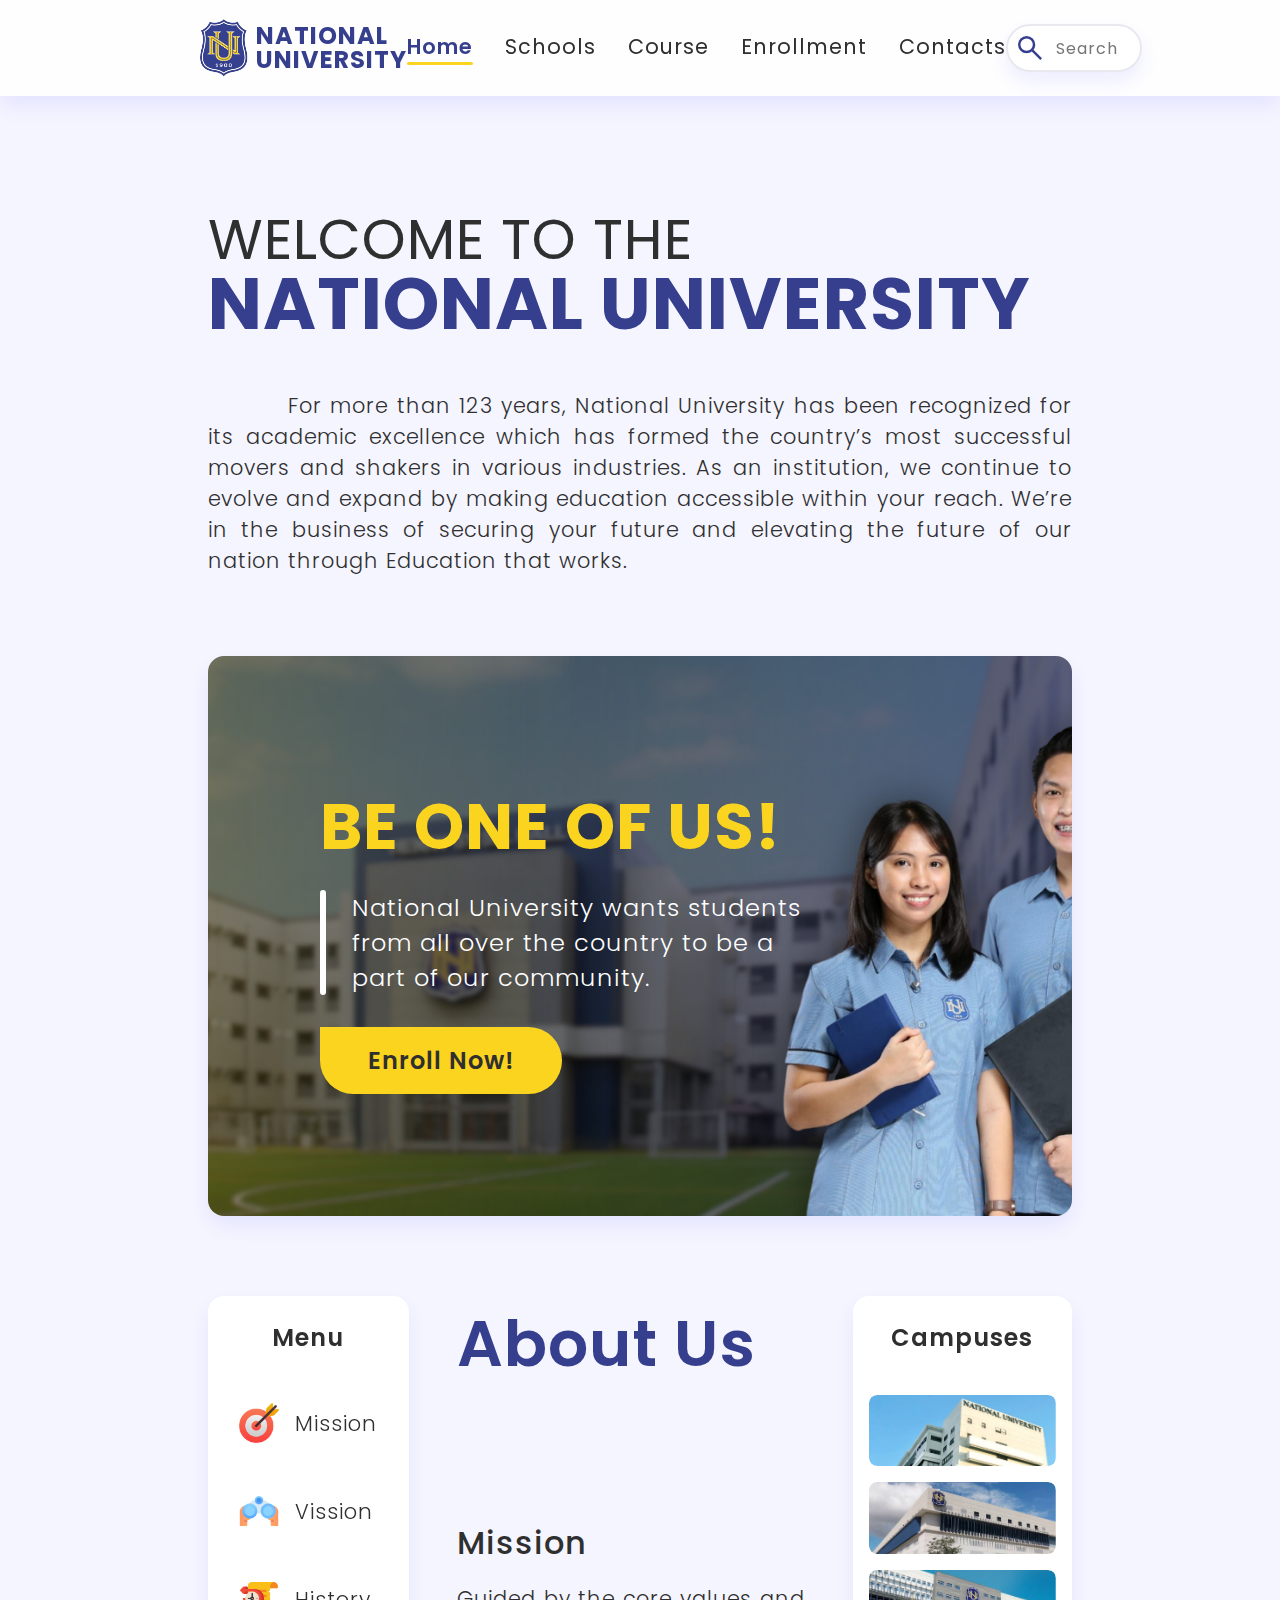
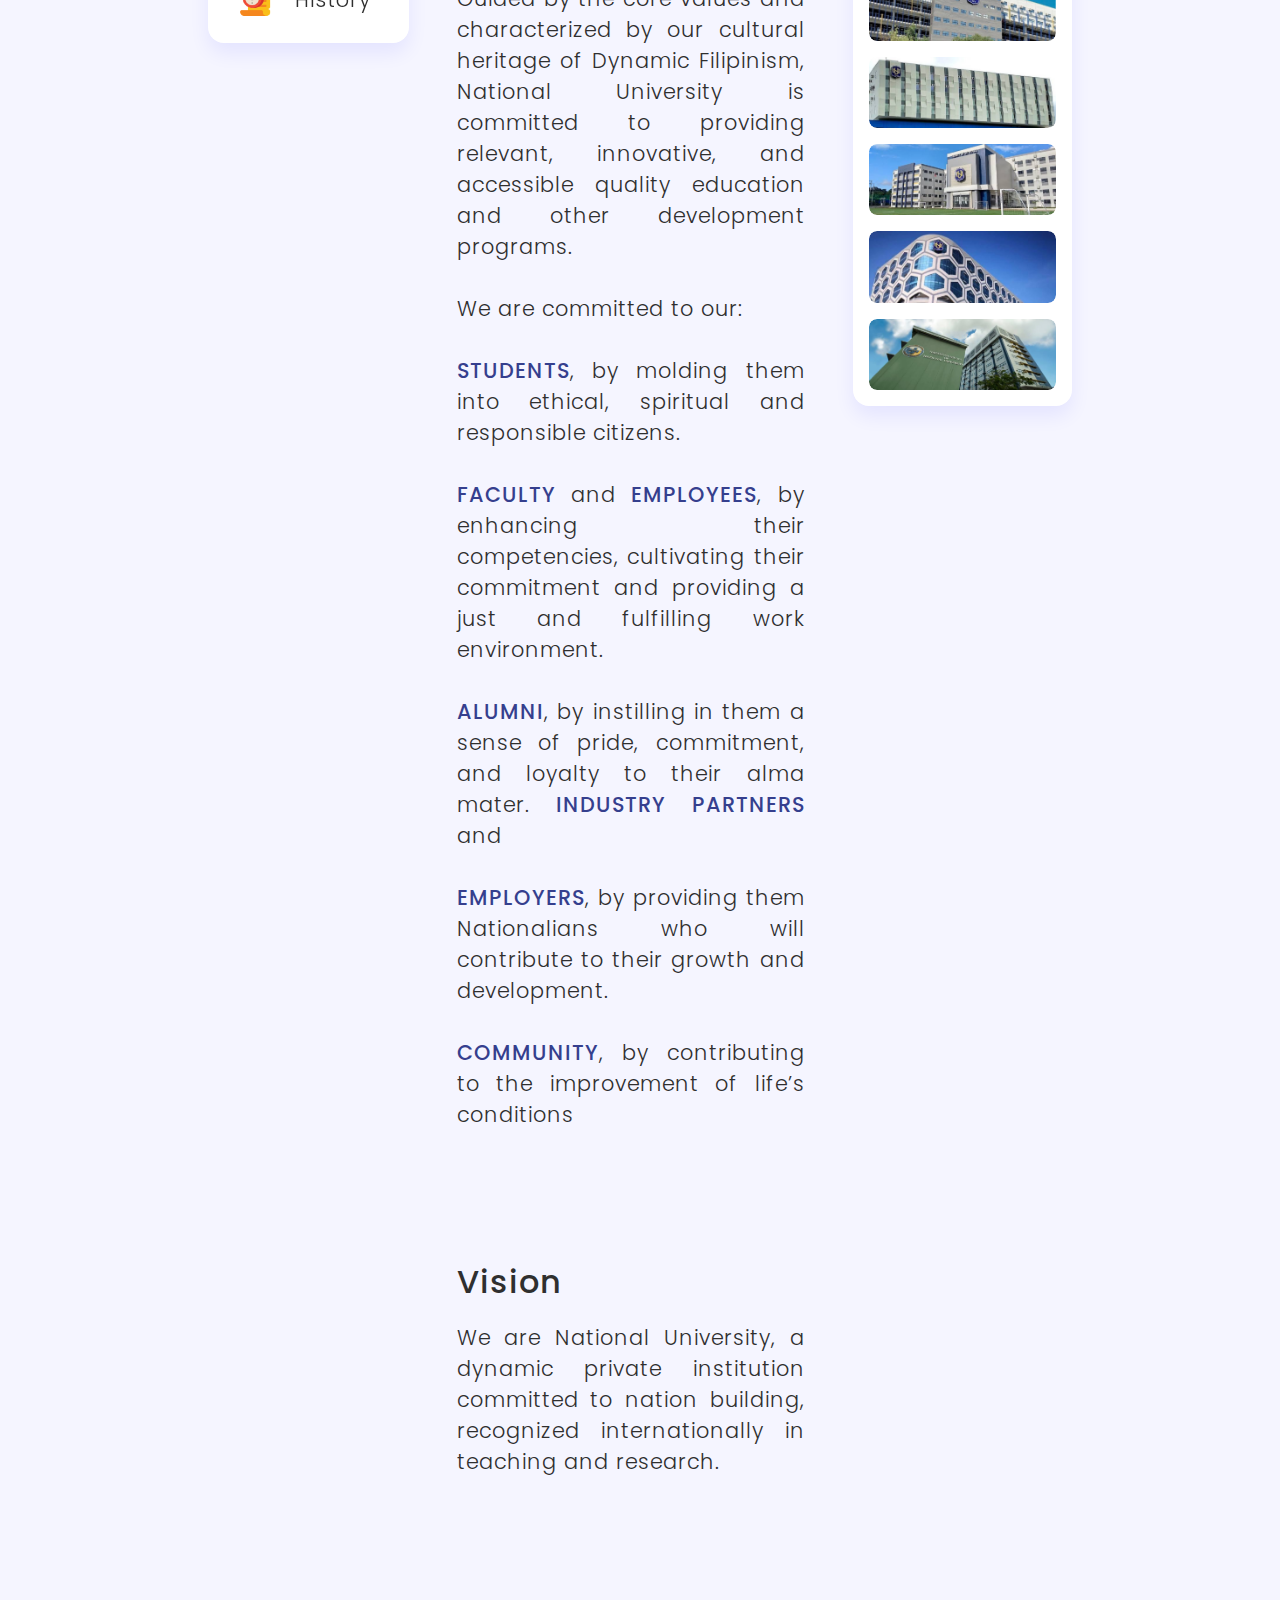
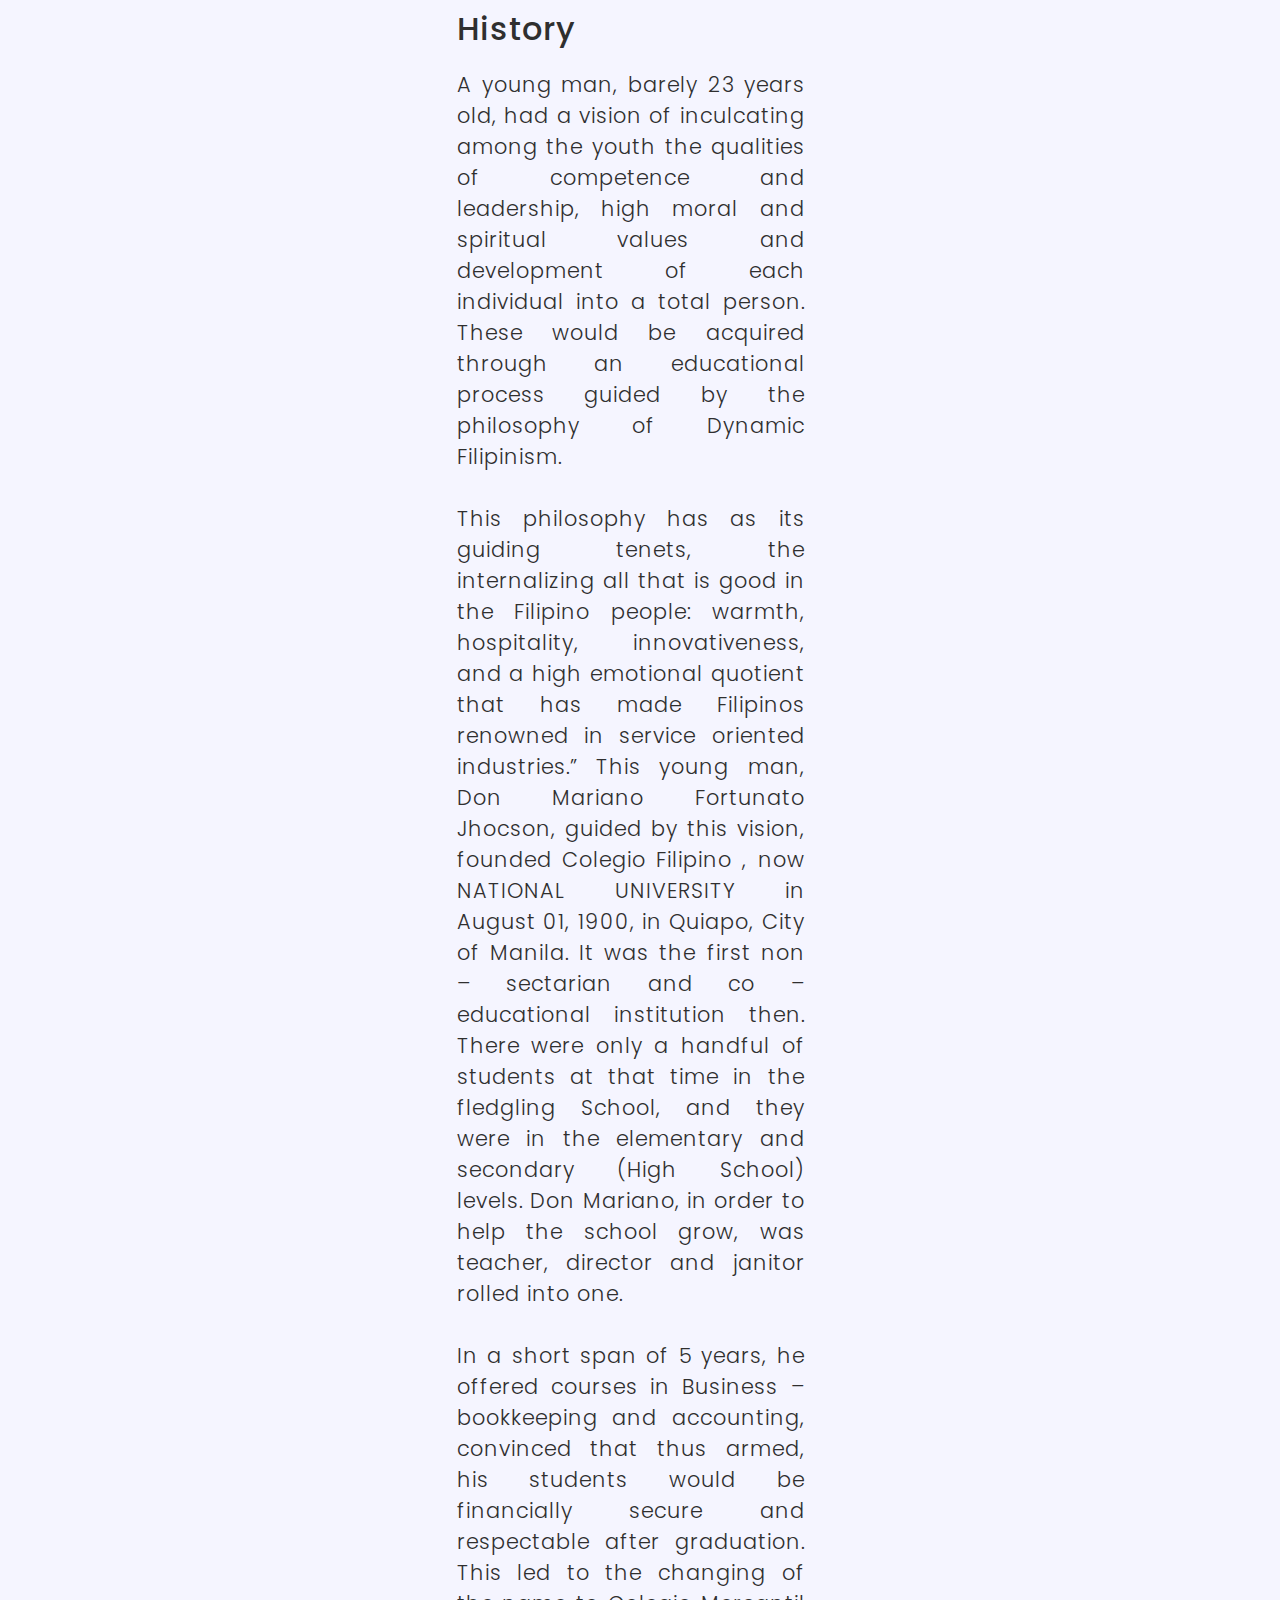
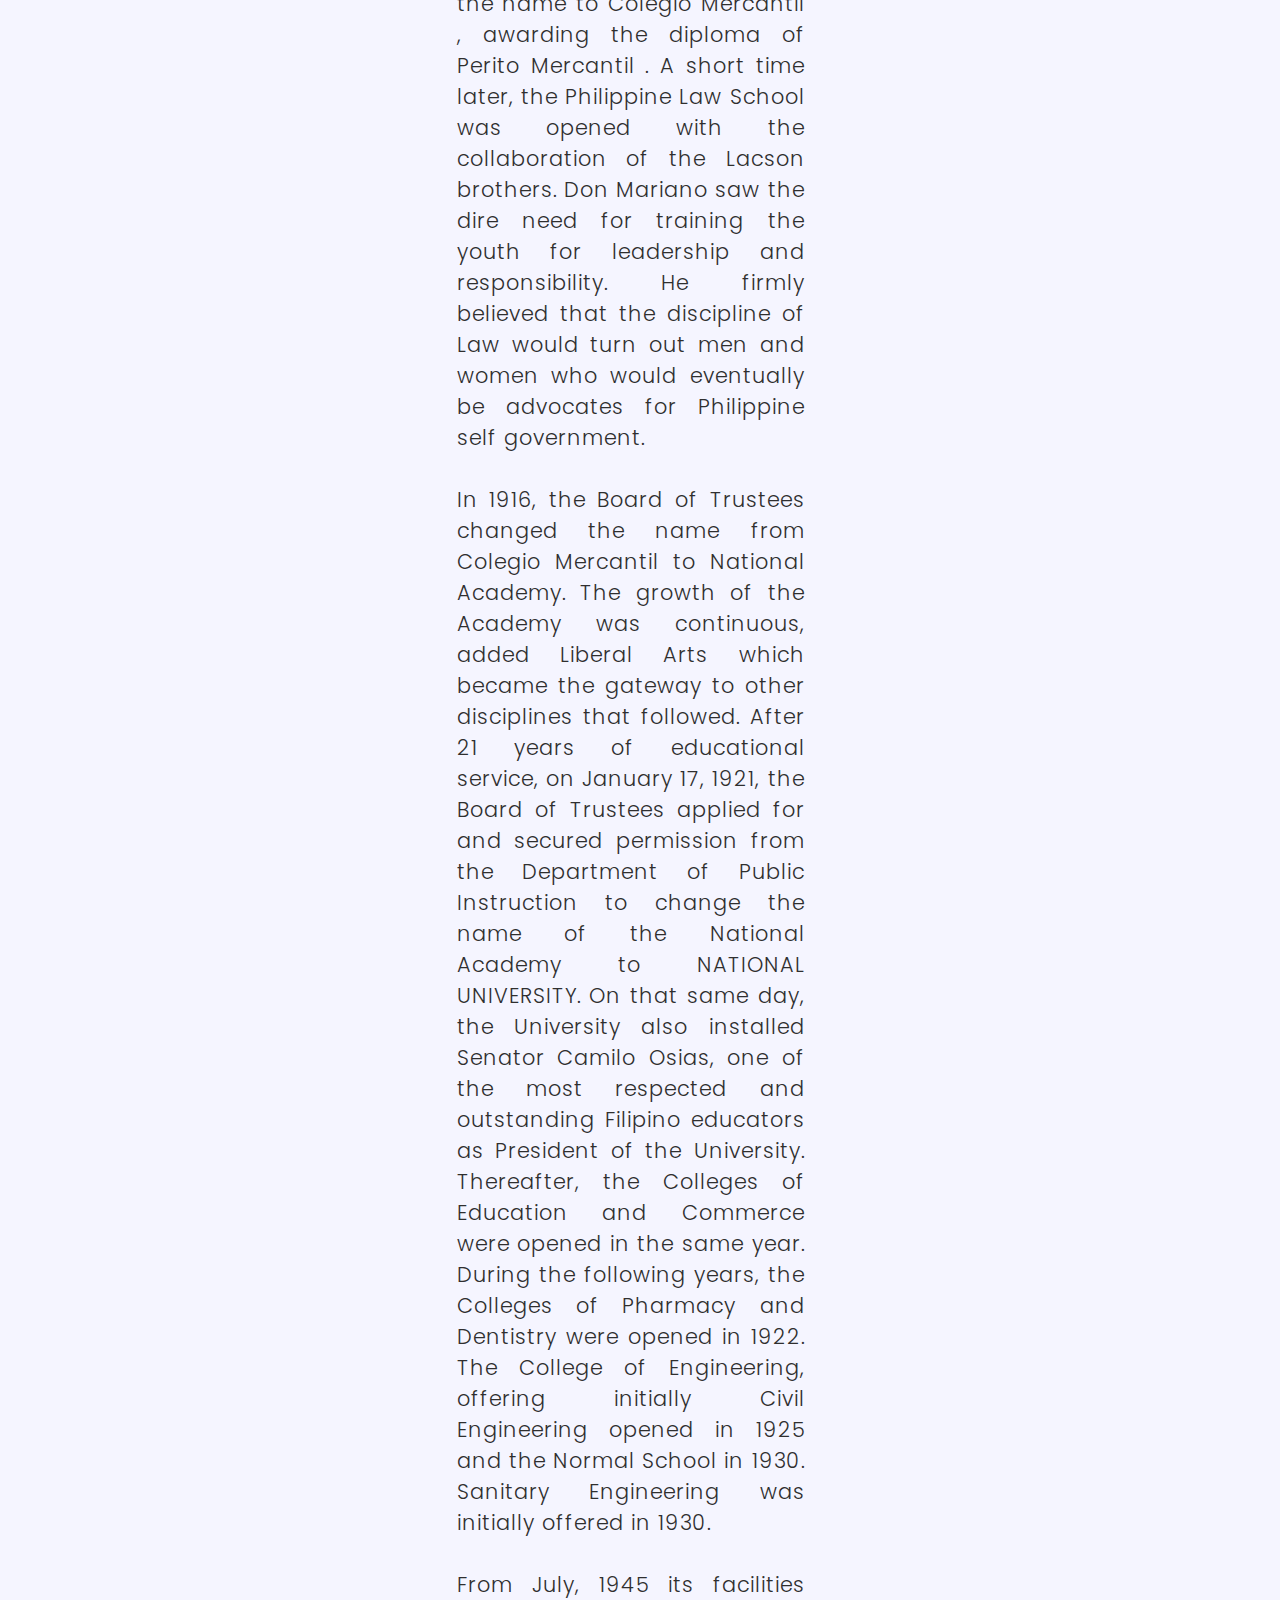
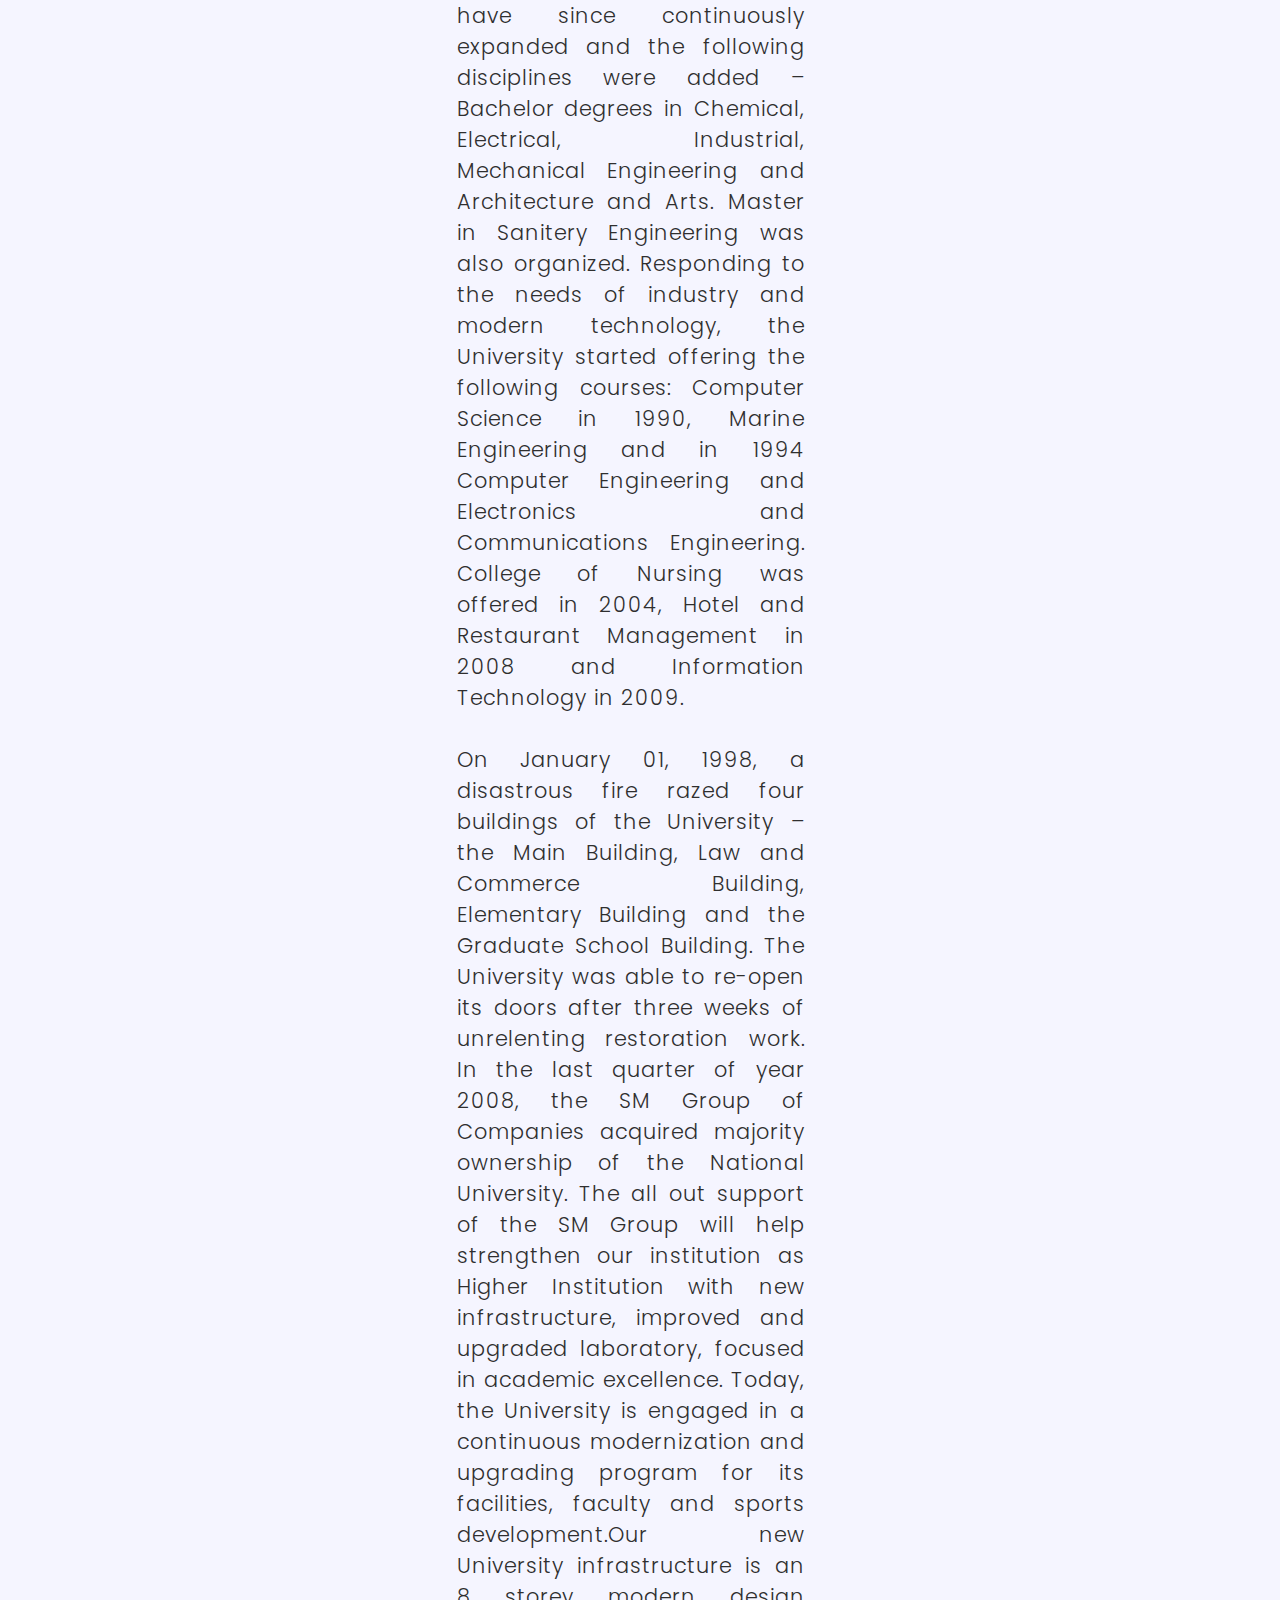
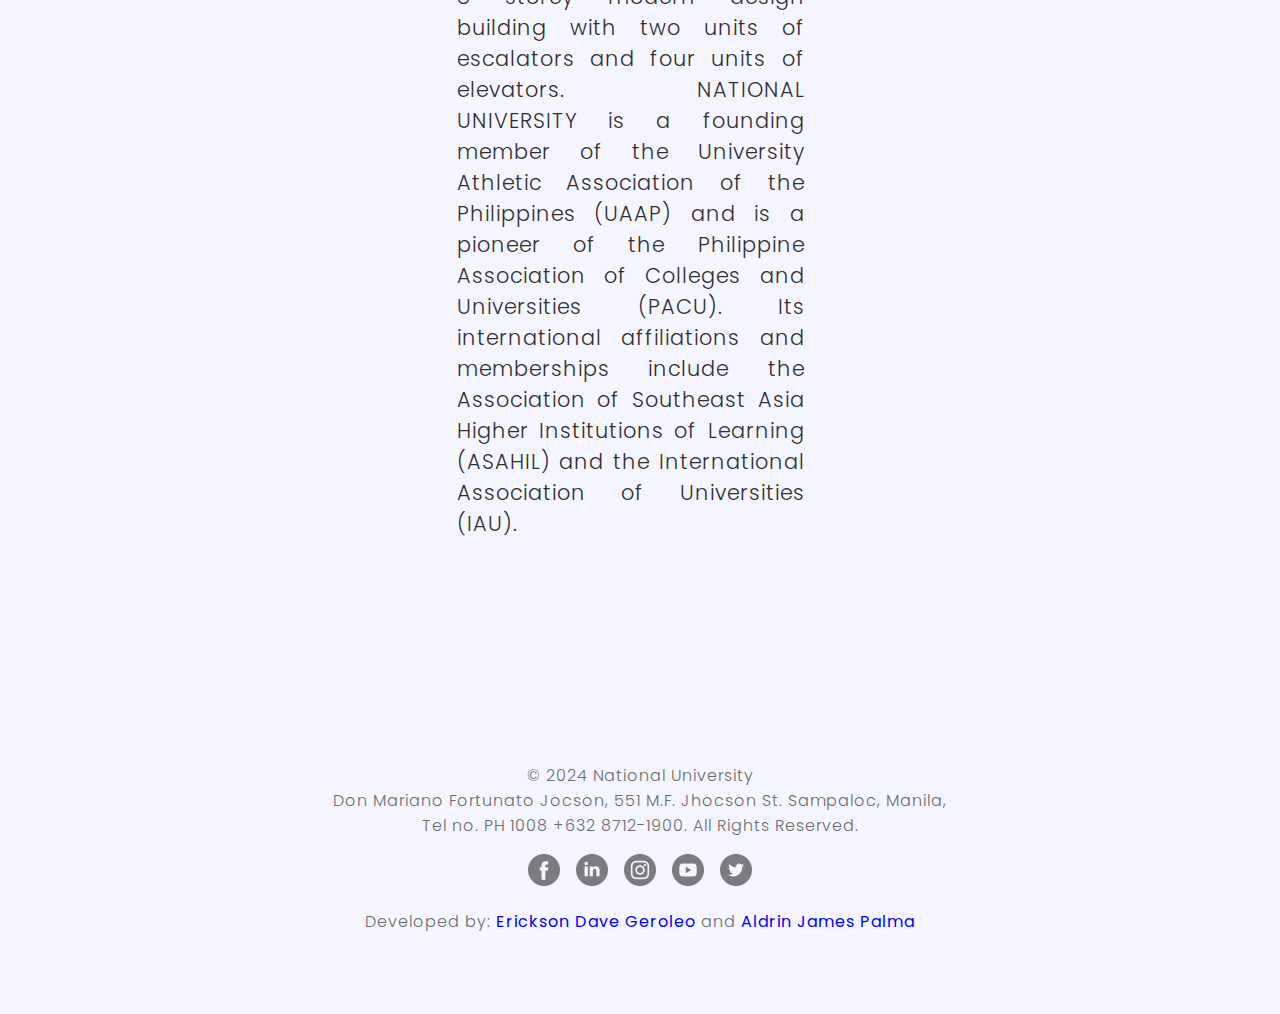
<file: index.html>
<!DOCTYPE html>
<html lang="en">
<head>
    <meta charset="UTF-8">
    <meta name="viewport" content="width=device-width, initial-scale=1.0">
    <link rel="icon" href="images/favicon.png" type="image/x-icon">
    <link rel="stylesheet" href="design.css">
    <link rel="preconnect" href="https://fonts.googleapis.com">
    <link rel="preconnect" href="https://fonts.gstatic.com" crossorigin>
    <link rel="stylesheet" href="https://fonts.googleapis.com/css2?family=Material+Symbols+Outlined:opsz,wght,FILL,GRAD@20..48,100..700,0..1,-50..200" />
    <link href="https://fonts.googleapis.com/css2?family=Poppins:ital,wght@0,100;0,200;0,300;0,400;0,500;0,600;0,700;0,800;0,900;1,100;1,200;1,300;1,400;1,500;1,600;1,700;1,800;1,900&display=swap" rel="stylesheet">
    <link href="https://fonts.googleapis.com/css2?family=Poppins:ital,wght@0,100;0,200;0,300;0,400;0,500;0,600;0,700;0,800;0,900;1,100;1,200;1,300;1,400;1,500;1,600;1,700;1,800;1,900&family=Questrial&display=swap" rel="stylesheet">
    <link href='https://unpkg.com/boxicons@2.1.4/css/boxicons.min.css' rel='stylesheet'>
    <title>Home - National University of the Philippine</title>
</head>
<body>
    <!-- Heading -->
    <div class="heading">
        <!-- logo -->
        <div class="logo">
            <a href="index.html">
                <img src="images/nu-logo.png" alt="">
                <h2>National<br>University</h2>
            </a>
        </div>
        <!-- Nav Bar -->
        <div class="navbar">
            <a href="index.html" class="active">Home</a>
            <a href="#">Schools</a>
            <a href="#">Course</a>
            <a href="HTMLs/enrollment.html">Enrollment</a>
            <a href="#">Contacts</a>
        </div>

        <div class="search">
            <span class="material-symbols-outlined">search</span>
            <input type="text" placeholder="Search">
        </div>
    </div>

    <div class="main-content">
        <div class="welcome">
            <h1>WELCOME TO THE <br>
                <span class="highlight">NATIONAL UNIVERSITY</span>
            </h1>
    
            <p>For more than 123 years, National University has been 
                recognized for its academic excellence which has 
                formed the country’s most successful movers and 
                shakers in various industries. As an institution, 
                we continue to evolve and expand by making education 
                accessible within your reach. We’re in the business 
                of securing your future and elevating the future of 
                our nation through Education that works.
            </p>
        </div>
        


        <div class="banner">
            <div class="enroll">
                <h1>BE ONE OF US!</h1>
                <p>National University wants students<br>
                from all over the country to be a<br>
                part of our community.</p>
                <a href="HTMLs/enrollment.html">Enroll Now!</a>
            </div>
        </div>

        <div class="missiov-vission">
            <!-- Rigt Side Bar -->
            <div class="left-sidebar">
                <h3>Menu</h3>
                <ul>
                    <li><a href="#mission">
                        <img src="images/mission.png" alt="">
                        <p>Mission</p></a>
                    </li>
                    <li><a href="#vision">
                        <img src="images/vission.png" alt="">
                        <p>Vission</p></a>
                    </li>
                    <li><a href="#history">
                        <img src="images/history.png" alt="">
                        <p>History</p></a>
                    </li>
                </ul>
            </div>
             
            <div class="details">
                <h1>About Us</h1>
                <div class="mission" id="mission">
                    <h2>Mission</h2>
                    <p>Guided by the core values and characterized by our cultural 
                        heritage of Dynamic Filipinism, National University is 
                        committed to providing relevant, innovative, and accessible 
                        quality education and other development programs. <br>
                        <br>
                        We are committed to our: <br>
                        <br>
                        <span class="highlight">STUDENTS</span>, by molding them into ethical, spiritual and 
                        responsible citizens. 
                        <br>
                        <br> <span class="highlight">FACULTY</span> and <span class="highlight">EMPLOYEES</span>, by enhancing 
                        their competencies, cultivating their commitment and 
                        providing a just and fulfilling work environment.
                        <br>
                        <br><span class="highlight">ALUMNI</span>, by instilling in them a sense of pride, commitment, 
                        and loyalty to their alma mater. <span class="highlight">INDUSTRY PARTNERS</span> and 
                        <br>
                        <br><span class="highlight">EMPLOYERS</span>, by providing them Nationalians who will contribute 
                        to their growth and development.
                        <br>
                        <br><span class="highlight">COMMUNITY</span>, by contributing to the improvement of life’s 
                        conditions</p>
                </div>

                <div class="vision" id="vision">
                    <h2>Vision</h2>
                    <p>We are National University, a dynamic private 
                        institution committed to nation building, recognized 
                        internationally in teaching and research.</p>
                </div>

                <div class="history" id="history">
                    <h2>History</h2>
                    <p>A young man, barely 23 years old, had a vision of inculcating 
                        among the youth the qualities of competence and leadership, 
                        high moral and spiritual values and development of each individual 
                        into a total person. These would be acquired through an educational 
                        process guided by the philosophy of Dynamic Filipinism.
                        <br>
                        <br>
                        This philosophy has as its guiding tenets, the internalizing all 
                        that is good in the Filipino people: warmth, hospitality, 
                        innovativeness, and a high emotional quotient that has made 
                        Filipinos renowned in service oriented industries.” This young 
                        man, Don Mariano Fortunato Jhocson, guided by this vision, 
                        founded Colegio Filipino , now NATIONAL UNIVERSITY in August 01, 
                        1900, in Quiapo, City of Manila. It was the first non – sectarian 
                        and co – educational institution then. There were only a handful 
                        of students at that time in the fledgling School, and they were in 
                        the elementary and secondary (High School) levels. Don Mariano, 
                        in order to help the school grow, was teacher, director and janitor 
                        rolled into one.
                        <br>
                        <br>
                        In a short span of 5 years, he offered courses in Business – bookkeeping 
                        and accounting, convinced that thus armed, his students would be 
                        financially secure and respectable after graduation. This led to 
                        the changing of the name to Colegio Mercantil , awarding the diploma 
                        of Perito Mercantil . A short time later, the Philippine Law School 
                        was opened with the collaboration of the Lacson brothers. Don Mariano 
                        saw the dire need for training the youth for leadership and 
                        responsibility. He firmly believed that the discipline of Law would 
                        turn out men and women who would eventually be advocates for 
                        Philippine self government.
                        <br>
                        <br>
                        In 1916, the Board of Trustees changed the name from Colegio 
                        Mercantil to National Academy. The growth of the Academy was 
                        continuous, added Liberal Arts which became the gateway to 
                        other disciplines that followed. After 21 years of educational 
                        service, on January 17, 1921, the Board of Trustees applied for 
                        and secured permission from the Department of Public Instruction 
                        to change the name of the National Academy to NATIONAL UNIVERSITY. 
                        On that same day, the University also installed Senator Camilo Osias, 
                        one of the most respected and outstanding Filipino educators as 
                        President of the University. Thereafter, the Colleges of Education 
                        and Commerce were opened in the same year. During the following years, 
                        the Colleges of Pharmacy and Dentistry were opened in 1922. The 
                        College of Engineering, offering initially Civil Engineering opened in 
                        1925 and the Normal School in 1930. Sanitary Engineering was initially 
                        offered in 1930.
                        <br>
                        <br>
                        From July, 1945 its facilities have since continuously expanded and the 
                        following disciplines were added – Bachelor degrees in Chemical, 
                        Electrical, Industrial, Mechanical Engineering and Architecture 
                        and Arts. Master in Sanitery Engineering was also organized. 
                        Responding to the needs of industry and modern technology, the 
                        University started offering the following courses: Computer 
                        Science in 1990, Marine Engineering and in 1994 Computer Engineering 
                        and Electronics and Communications Engineering. College of Nursing 
                        was offered in 2004, Hotel and Restaurant Management in 2008 and 
                        Information Technology in 2009.
                        <br>
                        <br>
                        On January 01, 1998, a disastrous fire razed four buildings of 
                        the University – the Main Building, Law and Commerce Building, 
                        Elementary Building and the Graduate School Building. The 
                        University was able to re-open its doors after three weeks of 
                        unrelenting restoration work. In the last quarter of year 2008, 
                        the SM Group of Companies acquired majority ownership of the 
                        National University. The all out support of the SM Group will 
                        help strengthen our institution as Higher Institution with new 
                        infrastructure, improved and upgraded laboratory, focused in 
                        academic excellence. Today, the University is engaged in a 
                        continuous modernization and upgrading program for its facilities, 
                        faculty and sports development.Our new University infrastructure is 
                        an 8 storey modern design building with two units of escalators and 
                        four units of elevators. NATIONAL UNIVERSITY is a founding member 
                        of the University Athletic Association of the Philippines (UAAP) and 
                        is a pioneer of the Philippine Association of Colleges and 
                        Universities (PACU). Its international affiliations and memberships 
                        include the Association of Southeast Asia Higher Institutions of 
                        Learning (ASAHIL) and the International Association of Universities 
                        (IAU).</p>
                </div>
            </div>
            <!-- Right Side Bar -->
            <div class="right-sidebar">
                <h3>Campuses</h3>
                <a href="https://l.facebook.com/l.php?u=https%3A%2F%2Fnational-u.edu.ph%2Fnu-manila%2F%3Ffbclid%3DIwZXh0bgNhZW0CMTAAAR3mZ--QnIdIcp0rXtaVfH1GZ768V5aYS2ic-GRTiGjXho71uESdB66QjuM_aem_AWflBrwYefxDRj-vGlIbhLBmEQAWK8KsZI5j3HI-Kg1Z6ILLQ0nl14FZCYfnoCVeEivu5ppbqf5P4O32BWVfVZEZ&h=AT1VaOTI08fzI8E2nSRqO_05rllJ18oyNGNaojgURE21_1Bhn6T31McGz1Vt2KcWrytVPqPXVAlN_kq-dCb1kU71918CTt3V_Y-DLfeab2lxjVyGkwL02Hm-tkAtAAB4x01C66Eid87dPT6xmiVvrw">
                    <div class="campus">
                        <img src="images/campuses/NU-MANILA.png" width="300px">
                        <div class="layer">
                            <p>NU MANILA</p>
                        </div>
                    </div>
                </a>

                <a href="https://l.facebook.com/l.php?u=https%3A%2F%2Fnational-u.edu.ph%2Fnu-baliwag%2F%3Ffbclid%3DIwZXh0bgNhZW0CMTAAAR0gymkb__I9m4U03gVvrY8NBUnon255x6Aw4_Pp59z_s2hI2931A6KDz9Q_aem_AWefYZpJ-Ol-sCvIuZ3wDjZzMdgK8gbHXtJtY5RSM4O74S0TTGtRx3_YxUN-YZfa5HItlr86XP-Edjmrf_bIu2pa&h=AT1VaOTI08fzI8E2nSRqO_05rllJ18oyNGNaojgURE21_1Bhn6T31McGz1Vt2KcWrytVPqPXVAlN_kq-dCb1kU71918CTt3V_Y-DLfeab2lxjVyGkwL02Hm-tkAtAAB4x01C66Eid87dPT6xmiVvrw">
                    <div class="campus">
                        <img src="images/campuses/NU-BALIWAG.png" width="300px">
                        <div class="layer">
                            <p>NU BALIWAG</p>
                        </div>
                    </div>
                </a>

                <a href="https://l.facebook.com/l.php?u=https%3A%2F%2Fnational-u.edu.ph%2Fnu-dasmarinas%2F%3Ffbclid%3DIwZXh0bgNhZW0CMTAAAR3nmVslDrwvrgQY0-mAx_8n2tcpJ24IByxr_x3Nb5FQUpjDnTGqkJ-utZ0_aem_AWeiq7RMv7ZtJZFhYgRekgj-yqlVRdvW7x0hiRB6uKrf87k1YUaK8xUV5zivLdHjLevYKC4tOJJnmQeHoaEQ6e7p&h=AT1VaOTI08fzI8E2nSRqO_05rllJ18oyNGNaojgURE21_1Bhn6T31McGz1Vt2KcWrytVPqPXVAlN_kq-dCb1kU71918CTt3V_Y-DLfeab2lxjVyGkwL02Hm-tkAtAAB4x01C66Eid87dPT6xmiVvrw">
                    <div class="campus">
                        <img src="images/campuses/NU-DASMARIÑAS.png" width="300px">
                        <div class="layer">
                            <p>NU DASMARIÑAS</p>
                        </div>
                    </div>
                </a>

                <a href="https://l.facebook.com/l.php?u=https%3A%2F%2Fnational-u.edu.ph%2Fnu-fairview%2F%3Ffbclid%3DIwZXh0bgNhZW0CMTAAAR0OADwQcyhVWEWJ_kNgeslFkGbWgUzvDtpFHNdP5k0FGZkGAjWMi8sdS7Y_aem_AWcj-XSfc0SP6Sxef-nBfVqGtEDWbTiwCXUr4THZsSUAOzpc9Y5aVdX0oWTpcpSiUR1rSxCiyPJVx1LHiJtaTlzo&h=AT1VaOTI08fzI8E2nSRqO_05rllJ18oyNGNaojgURE21_1Bhn6T31McGz1Vt2KcWrytVPqPXVAlN_kq-dCb1kU71918CTt3V_Y-DLfeab2lxjVyGkwL02Hm-tkAtAAB4x01C66Eid87dPT6xmiVvrw">
                    <div class="campus">
                        <img src="images/campuses/NU-FAIRVIEW.png" width="300px">
                        <div class="layer">
                            <p>NU FAIRVIEW</p>
                        </div>
                    </div>
                </a>

                <a href="https://l.facebook.com/l.php?u=https%3A%2F%2Fnational-u.edu.ph%2Fnu-laguna%2F%3Ffbclid%3DIwZXh0bgNhZW0CMTAAAR0iq-hmWh9zloHjdL8ShGWdnZFxAVr6k368QCM14faoiwrBN_LMEo08ouI_aem_AWeT7x5mjNznxlMPTQBFKKksrK0qjGEu2tME46mApvsYGIh0NItral1MwZNKMu89feaFYAD6CqBBhyoDU5zZC8Ma&h=AT1VaOTI08fzI8E2nSRqO_05rllJ18oyNGNaojgURE21_1Bhn6T31McGz1Vt2KcWrytVPqPXVAlN_kq-dCb1kU71918CTt3V_Y-DLfeab2lxjVyGkwL02Hm-tkAtAAB4x01C66Eid87dPT6xmiVvrw">
                    <div class="campus">
                        <img src="images/campuses/NU-LAGUNA.png" width="300px">
                        <div class="layer">
                            <p>NU LAGUNA</p>
                        </div>
                    </div>
                </a>

                <a href="https://l.facebook.com/l.php?u=https%3A%2F%2Fnational-u.edu.ph%2Fnu-moa%2F%3Ffbclid%3DIwZXh0bgNhZW0CMTAAAR2zBXr48yAu9OAH6I8ZZ3JGi171t1PJA_1Yf_I4smEDatb75iq4fmJPJHE_aem_AWfaho_YXdbO3v21n_9gXR1_n-niHStp7Msx6XK9FM7_S4Vo51RImxHhLmRk1l_vH3mvdibQWYLr4cF22nqeKyUi&h=AT1VaOTI08fzI8E2nSRqO_05rllJ18oyNGNaojgURE21_1Bhn6T31McGz1Vt2KcWrytVPqPXVAlN_kq-dCb1kU71918CTt3V_Y-DLfeab2lxjVyGkwL02Hm-tkAtAAB4x01C66Eid87dPT6xmiVvrw">
                    <div class="campus">
                        <img src="images/campuses/NU-MOA.png" width="300px">
                        <div class="layer">
                            <p>NU MOA</p>
                        </div>
                    </div>
                </a>

                <a href="https://l.facebook.com/l.php?u=https%3A%2F%2Fnational-u.edu.ph%2Fnu-nazareth%2F%3Ffbclid%3DIwZXh0bgNhZW0CMTAAAR07IYYMtGLaA5hqj2mRMsCVKLbTupdzz7dJNbnkDIuCNRBIGRhstBBYBPM_aem_AWdMbZajLoTkWK-XjoDhVFSiW59Csl8u9_PtF0Nk3UCwIsIV6_GMENdQoo90yRFdc3bHhjRJtFJ92SDGNB0cbW5Z&h=AT1VaOTI08fzI8E2nSRqO_05rllJ18oyNGNaojgURE21_1Bhn6T31McGz1Vt2KcWrytVPqPXVAlN_kq-dCb1kU71918CTt3V_Y-DLfeab2lxjVyGkwL02Hm-tkAtAAB4x01C66Eid87dPT6xmiVvrw">
                    <div class="campus">
                        <img src="images/campuses/NU-NAZARETH-SCHOOL.png" width="300px">
                        <div class="layer">
                            <p>NU NAZARETH SCHOOL</p>
                        </div>
                    </div>
                </a>
            </div>
    </div>





    <div class="foot">
        <p>&copy; 2024 National University <br> Don Mariano Fortunato Jocson, 551 M.F. Jhocson St. Sampaloc, Manila, <br>Tel no. PH 1008 +632 8712-1900. All Rights Reserved.</p>
        <div class="links">
            <a href="https://www.facebook.com/share/kjEzv3wXmFMSuYsf/?mibextid=LQQJ4d" target="_blank"><img src="images/facebook.png"></a>
            <a href="https://www.linkedin.com/company/nationaluph/" target="_blank"><img src="images/linked-in.png"></a>
            <a href="https://www.instagram.com/nationaluph?igsh=MW5rcDd4YW1zdG9iNw==" target="_blank"><img src="images/instagram.png"></a>
            <a href="https://youtube.com/@NationalUniversityPhilippines?si=BcBuhI-HekNUeUNK" target="_blank"><img src="images/youtube.png"></a>
            <a href="https://x.com/nationaluphil?s=21&t=RNDaCtBCL2wx7atEnTY_LQ" target="_blank"><img src="images/twitter.png"></a>
        </div>
        
        <p>Developed by: 
            <a href="https://www.facebook.com/ericksondave.geroleo.5?mibextid=ZbWKwL" target="_blank">Erickson Dave Geroleo</a> and 
            <a href="https://www.facebook.com/aldrinpogiiiii?mibextid=ZbWKwL" target="_blank">Aldrin James Palma</a></p>
    </div>
</body>
</html>
</file>
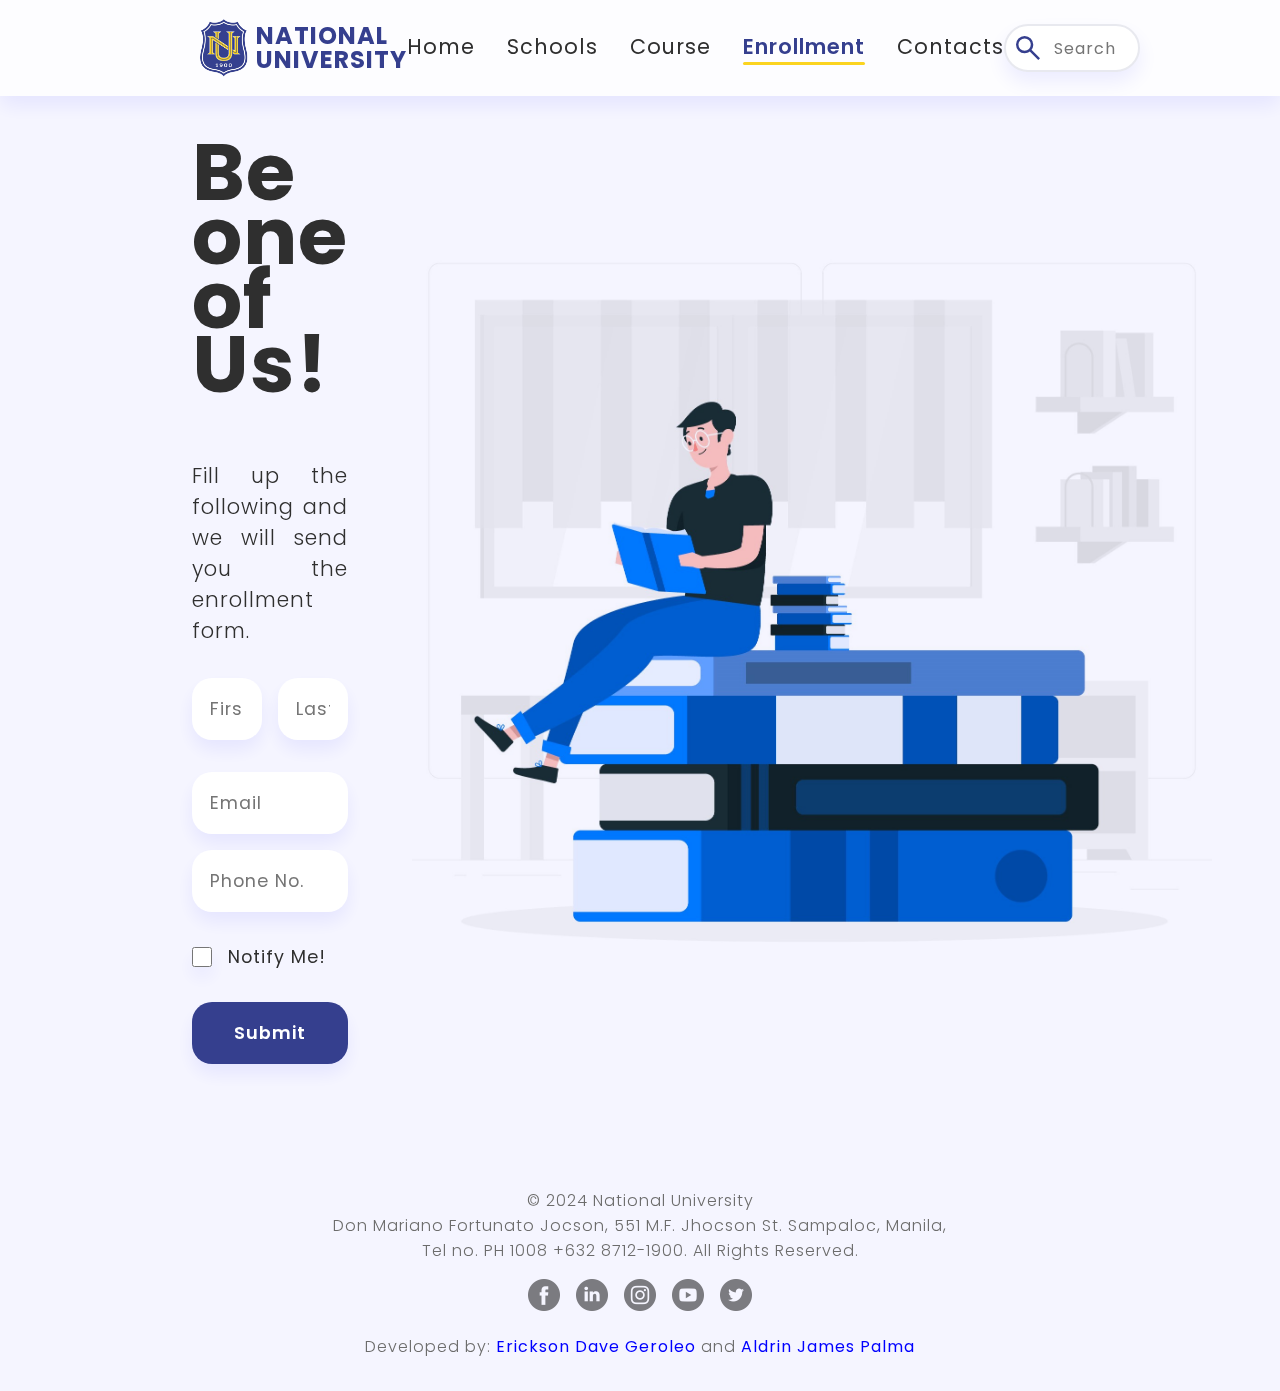
<file: HTMLs/enrollment.html>
<!DOCTYPE html>
<html lang="en">
<head>
    <meta charset="UTF-8">
    <meta name="viewport" content="width=device-width, initial-scale=1.0">
    <link rel="icon" href="../images/favicon.png" type="image/x-icon">
    <link rel="stylesheet" href="../design.css">
    <link rel="preconnect" href="https://fonts.googleapis.com">
    <link rel="preconnect" href="https://fonts.gstatic.com" crossorigin>
    <link rel="stylesheet" href="https://fonts.googleapis.com/css2?family=Material+Symbols+Outlined:opsz,wght,FILL,GRAD@20..48,100..700,0..1,-50..200" />
    <link href="https://fonts.googleapis.com/css2?family=Poppins:ital,wght@0,100;0,200;0,300;0,400;0,500;0,600;0,700;0,800;0,900;1,100;1,200;1,300;1,400;1,500;1,600;1,700;1,800;1,900&display=swap" rel="stylesheet">
    <link href="https://fonts.googleapis.com/css2?family=Poppins:ital,wght@0,100;0,200;0,300;0,400;0,500;0,600;0,700;0,800;0,900;1,100;1,200;1,300;1,400;1,500;1,600;1,700;1,800;1,900&family=Questrial&display=swap" rel="stylesheet">
    <link href='https://unpkg.com/boxicons@2.1.4/css/boxicons.min.css' rel='stylesheet'>
    <title>Enrollment - National University of the Philippine</title>
</head>
<body>
    <!-- Heading -->
    <div class="heading">
        <!-- logo -->
        <div class="logo">
            <a href="../index.html">
                <img src="../images/nu-logo.png" alt="">
                <h2>National<br>University</h2>
            </a>
        </div>
        <!-- Nav Bar -->
        <div class="navbar">
            <a href="../index.html">Home</a>
            <a href="#">Schools</a>
            <a href="#">Course</a>
            <a href="#" class="active">Enrollment</a>
            <a href="#">Contacts</a>
        </div>

        <div class="search">
            <span class="material-symbols-outlined">search</span>
            <input type="text" placeholder="Search">
        </div>
    </div>

    <div class="contents">
        <div class="container">
            <h1>Be one of Us!</h1>
            <p>Fill up the following and we will send you the enrollment form.</p>
            <div class="user-name">
                <input type="text" class="name" placeholder="First name" required>
                <input type="text" class="name" placeholder="Last name" required>
            </div>
            <div class="contacts">
                <input type="text" class="cntct" placeholder="Email" required>
                <input type="text" class="cntct" placeholder="Phone No." required> 
            </div>
            <div class="notify">
                <input type="checkbox" name="" id=""><label>Notify Me!</label>
            </div>
            <button>Submit</button>
        </div>
        <img src="../images/study.jpg" alt="">
    </div>





    <div class="foot">
        <p>&copy; 2024 National University <br> Don Mariano Fortunato Jocson, 551 M.F. Jhocson St. Sampaloc, Manila, <br>Tel no. PH 1008 +632 8712-1900. All Rights Reserved.</p>
        <div class="links">
            <a href="https://www.facebook.com/share/kjEzv3wXmFMSuYsf/?mibextid=LQQJ4d" target="_blank"><img src="../images/facebook.png"></a>
            <a href="https://www.linkedin.com/company/nationaluph/" target="_blank"><img src="../images/linked-in.png"></a>
            <a href="https://www.instagram.com/nationaluph?igsh=MW5rcDd4YW1zdG9iNw==" target="_blank"><img src="../images/instagram.png"></a>
            <a href="https://youtube.com/@NationalUniversityPhilippines?si=BcBuhI-HekNUeUNK" target="_blank"><img src="../images/youtube.png"></a>
            <a href="https://x.com/nationaluphil?s=21&t=RNDaCtBCL2wx7atEnTY_LQ" target="_blank"><img src="../images/twitter.png"></a>
        </div>
        
        <p>Developed by: 
            <a href="https://www.facebook.com/ericksondave.geroleo.5?mibextid=ZbWKwL" target="_blank">Erickson Dave Geroleo</a> and 
            <a href="https://www.facebook.com/aldrinpogiiiii?mibextid=ZbWKwL" target="_blank">Aldrin James Palma</a></p>
    </div>
</body>
</html>
</file>
<file: design.css>
*{
    padding: 0;
    margin: 0;
    font-family: 'Poppins', sans-serif;
    color: var(--text-color);
    letter-spacing: 1px;
    box-sizing: border-box;
}

:root{
    --main-color: #353F8E;
    --accent-color: #FBD420;
    --text-color: #2f2f2f;
    --highligts: #0000ff;

    --border-radius: 1rem;
    --shadow: 0px 10px 20px 0px rgba(0, 4, 255, 0.070);

    --paragraph-font-size: 1rem;
    --gap: 2rem;

    --text-indent: 5rem;
    --text-size: 1.3rem;

    --transition: .3s ease;
}
p{
    text-align: justify;
    font-size: var(--text-size);
    font-weight: 300;
}
.highlight{
    color: var(--main-color);
    font-weight: 500;
}
a{
    text-decoration: none;
    color: var(--text-color);
}
ul{
    list-style: none;
}


body{
    padding: 5rem 10rem 0 10rem;
    display: flex;
    flex-direction: column;
    align-items: center;
    width: 100%;
    height: 100dvh;
    background-color: rgba(0, 4, 255, 0.040);
    box-sizing: border-box;
}

/* Head */
.heading{
    position: fixed;
    top: 0;
    background-color: #ffffffdf;
    /* background-color: var(--main-color); */
    backdrop-filter: blur(20px);
    width: 100%;
    height: fit-content;
    display: flex;
    flex-direction: row;
    align-items: center;
    justify-content: space-between;
    /* border-radius: var(--border-radius); */
    box-shadow: var(--shadow);
    z-index: 1000;
}

/* Logo */
.heading .logo{
    display: flex;
    align-items: center;
    width: fit-content;
    height: fit-content;
    margin: 1rem 0 1rem 12rem;
}

.heading .logo a{
    display: flex;
    height: fit-content;
    width: fit-content;
    flex-direction: row;
    align-items: center;
    
}
.heading .logo img{
    width: 4rem;
    height: auto;
}

.heading .logo a h2{
    color: var(--main-color);
    /* color: #fff; */
    line-height: 1.5rem;
    text-transform: uppercase;
}

/* Navbar */
.heading .navbar{
    display: flex;
    flex-direction: row;
    align-items: center;
    gap: var(--gap);
    height: fit-content;
    width: fit-content;
    
}


.heading .navbar a{
    position: relative;
    padding: .5rem 0rem;
    font-size: 1.3rem;
    color: var(--text-color);
    /* color: #fff; */
}
.heading .navbar a::after{
    content: '';
    display: block;
    background-color: var(--accent-color);
    width: 0;
    border-radius: 20px;
    height: 3px;
    margin: auto;
    transition: var(--transition);
}

/* Active */
.heading .navbar .active,
.heading .navbar .active::after{
    color: var(--main-color);
    font-weight: 600;
    width: 100%;
}

.heading .navbar a:hover:after{
    width: 100%;
}

.heading .search{
    position: relative;
    display: flex;
    flex-direction: row;
    align-items: center;
    margin-right: 12rem;
    width: fit-content;
    height: fit-content;
    
}

.heading .search input{
    width: 8.5rem;
    background-color: white;
    color: var(--text-color);
    justify-content: center;
    font-size: 1rem;
    border-radius: 25px;
    padding: .6rem 1rem .6rem 3rem;
    outline: none;
    border: 2px solid #e8e9ef;
    transition: .5s ;
    box-shadow: var(--shadow);
}
.heading .search span{
    position: absolute;
    left: .5rem;
    font-size: 2rem;
    color: var(--main-color);
}

.heading .search input:focus {
    border: 2px solid var(--main-color);
    width: 20rem;
}


/* Main Content */
.main-content{
    position: relative;
    top: 2rem;
    padding: 3rem;
    display: flex;
    flex-direction: column;
    align-items: center;
    width: 100%;
    height: fit-content;
    color: #353F8E;
    gap: var(--gap);
}
/* Welcome greet */
.main-content .welcome{
    width: 100%;
}
.main-content .welcome h1{
    margin: 3rem 0 1rem 0;
    font-size: 3.5rem;
    font-weight: 400;
    line-height: 4rem;
}
.main-content .welcome .highlight{
    color: var(--main-color);
    font-size: 4.5rem;
    font-weight: 700;
}
.main-content .welcome p{
    font-size: 1.3rem;
    margin: 3rem 0 0 0;
    text-align: justify;
    text-indent: var(--text-indent);
}

/* banner */
.main-content .banner{
    display: flex;
    flex-direction: column;
    justify-content: center;
    background-color: azure;
    color: #fff;
    width: 100%;
    height: 35rem;
    background: url(images/banner.png) no-repeat;
    background-position: center;
    background-size: cover;
    border-radius: var(--border-radius);
    box-shadow: var(--shadow);
    margin: 3rem 0;
}

.banner .enroll{
    display: flex;
    flex-direction: column;
    width: fit-content;
    margin-left: 7rem;
    gap: 1rem;
    height: fit-content;
}

.banner .enroll h1{
    color: var(--accent-color);
    font-size: 4rem;
}
.banner .enroll p{
    position: relative;
    color: #fff;
    font-size: 1.5rem;
    padding: 0 2rem;
}
.banner .enroll p::before{
    content: '';
    position: absolute;
    top: 0;
    left: 0;
    width: .4rem;
    height: 100%;
    background-color: #ffffff;
    border-radius: var(--border-radius);
}
.banner .enroll a{
    background-color: var(--accent-color);
    backdrop-filter: blur(10px);
    margin-top: 1rem;
    font-size: 1.5rem;
    width: fit-content;
    padding: 1rem 3rem;
    color: var(--text-color);
    font-weight: 600;
    border-radius: 0 10rem 10rem 10rem;
    transition: var(--transition);
}
.banner .enroll a:hover{
    color: var(--text-color);
    background-color: #fff;
    border-radius: 10rem;
    transform: scale(1.1);
    /* box-shadow: 0 7.5px 30px 3px rgba(250, 210, 32, 0.51); */
    box-shadow: 0 11.5px 26.5px 0 rgba(0, 0, 0, 0.39);
}


.main-content .missiov-vission{
    width: 100%;
    height: fit-content;
    display: flex;
    gap: var(--gap);
    
}
/* left Side Bar */
.main-content .missiov-vission .left-sidebar{
   width: 30rem;
   display: flex;
   flex-direction: column;
   align-items: center;
   border-radius: var(--border-radius);
   box-shadow: var(--shadow);
   height: fit-content;
   z-index: 999;
   overflow: hidden;
   background-color: #fff;
   position: sticky;
   top: 8.5rem;
   left: 1rem;
}
.main-content .missiov-vission .left-sidebar h3{
    font-size: 1.5rem;
    font-weight: 600;
    padding: 1.5rem 0;
    color: var(--text-color);
}
.main-content .missiov-vission .left-sidebar img{
    width: 2.5rem;
}

.main-content .missiov-vission .left-sidebar ul li{
    transition: .3s ease;
    cursor: pointer;
}
.main-content .missiov-vission .left-sidebar ul li a{
    padding: 1.5rem 7rem;
    display: flex;
    align-items: center;
    gap: 1rem;
}
.main-content .missiov-vission .left-sidebar ul li:hover{
    background-color: #353f8e17;
    overflow: hidden;
}
.main-content .missiov-vission .left-sidebar ul li:hover a span, 
.main-content .missiov-vission .left-sidebar ul li:hover p{
    color: blue;
}

.main-content .missiov-vission .left-sidebar ul li a:target{
    color: violet;
}
/* .main-content .missiov-vission .left-sidebar ul li:hover{
    transform: translateX(1.5rem);
} */




/* Details */

.main-content .missiov-vission .details{
    position: relative;
    display: flex;
    flex-direction: column;
    padding: 0 1rem;
    width: 100%;
}
.mission, .vision, .history{
    padding-top: 8rem;
    position: relative;
}

.main-content .missiov-vission .details h1{
    color: var(--main-color);
    /* margin: 0 0 3rem 0; */
    font-size: 4rem;
    font-weight: 600;
}

.main-content .missiov-vission .details h2{
    color: var(--text-color);
    font-size: 2rem;
    font-weight: 500;
    padding: 0 0 1rem 0;
}



/* Right sidebar */
.main-content .missiov-vission .right-sidebar{
    width: 30rem;
    height: fit-content;
    border-radius: var(--border-radius);
    padding: 0 1rem 1rem 1rem;
    display: flex;
    flex-direction: column;
    align-items: center;
    box-shadow: var(--shadow);
    background-color: #fff;
    z-index: 999;
}
.main-content .missiov-vission .right-sidebar img{
    width: 100%;
    position: relative;
    height: fit-content;
    border-radius: .5rem;
    transition: var(--transition);
}
.main-content .missiov-vission .right-sidebar h3{
    font-size: 1.5rem;
    font-weight: 600;
    padding: 1.5rem 0;
    color: var(--text-color);
}

.main-content .missiov-vission .right-sidebar .campus{
    position: relative;
    display: flex;
    align-items: center;
    flex-direction: row;
    justify-content: center;
    border-radius: .5rem;
    width: 100%;
    margin-top: 1rem;
    height: fit-content;
    overflow: hidden;
}

.layer{
    height: 100%;
    /* background: linear-gradient(0deg, rgba(0, 0, 0, 0.82) 0%, rgba(255, 255, 255, 0) 100%); */
    background: linear-gradient(0deg, #353f8e 0%, #fbd32000 100%);
    position: absolute;
    top: 175px;
    width: 100%;
    display: flex;
    flex-direction: column;
    align-items: center;
    justify-content: center;
    transition: var(--transition);
}

.layer p{
    color: var(--accent-color);
    font-size: 1rem;
    font-weight: 600;
}
.campus:hover .layer{
    top: 0;
}

.campus:hover img{
    filter: blur(4px);
    transform: scale(1.3);
}








/* Footer */
.foot{
    width: 100%;
    display: flex;
    flex-direction: column;
    align-items: center;
    padding: 2rem;
    /* background-color: #3c3c3d; */
    margin-top: 10rem;
}
.foot p{
    text-align: center;
    font-size: 1rem;
    color: #6c6c6c;
}
.foot .links{
    display: flex;
    flex-direction: row;
    align-items: center;
    justify-content: center;
    padding: 1rem;
    width: 100%;
    text-align: center;
}
.foot .links a img{
    width: 2rem;
    margin: 0 .5rem;
    transition: var(--transition);
    filter: opacity(.5);
}
.foot p a{
    font-weight: 400;
    color: #0000ff;
}


.foot .links a img:hover{
    transform: scale(1.2);
    filter: opacity(1);
}


/* ::-webkit-scrollbar{
    width: .8rem;
    background-color: #ffffff;
    display: none;
}
::-webkit-scrollbar-thumb{
    background: linear-gradient(0deg, #fbd420 0%, #353f8e 100%);
    border-radius: 10px;
} */



/* -------------------------------------------------------------------------------------------------------------------------------------------------------------------- */


/* Eneollment Page */
.contents{
    position: relative;
    top: 4rem;
    display: flex;
    align-items: center;
    justify-content: space-between;
    margin: 3rem 0;
    width: 100%;
    height: 100%;
    color: #353F8E;
    gap: var(--gap);
    /* background-color: #353f8e; */
}

.contents h1{
    text-align: left;
    width: 100%;
    font-size: 5rem;
    line-height: 4rem;
    margin-bottom: 2rem;
}
.contents img{
    width: 50rem;
    mix-blend-mode: darken;
    /* background-color: #353f8e; */
}

.container {
    /* background-color: #eeeff3; */
    display: flex;
    flex-direction: column;
    justify-content: center;
    align-items: center;
    width: 40rem;
    height: fit-content;
    padding: 2rem;
    gap: var(--gap);
}

.container input, .container button{
    font-size: 1.1rem;
    outline: none;
    border: none;
    box-shadow: var(--shadow);
    border: 2px solid #ffffff00;
}

.container input:focus{
    border: 2px solid var(--main-color);
}


.container button{
    font-weight: 600;
    color: #fff;
}
.user-name{
    position: relative;
    display: flex;
    align-items: center;
    flex-direction: row;
    width:100%;
    gap: 1rem;
    height: fit-content;
    box-sizing: border-box;
}

.user-name .name{
    width: 100%;
    border-radius: 20px;
    padding: 1rem;
}

.contacts {
    position: relative;
    display: flex;
    align-items: center;
    flex-direction: column;
    width:100%;
    gap: 1rem;
    height: fit-content;
}

.contacts .cntct{
    width: 100%;
    border-radius: 20px;
    padding: 1rem;
    box-sizing: border-box; 
}


.contents button{
    width: 100%;
    border-radius: 20px;
    padding: 1rem;
    box-sizing: border-box;
    background-color: var(--main-color);
    cursor: pointer;
}


/* Notify */
.container .notify{
    display: flex;
    align-items: center;
    width: 100%;
    gap: 1rem;
}

.container .notify input[type="checkbox"] {
    width: 20px;
    height: 20px;
    border: 2px solid #999;
    accent-color: var(--main-color);
    color: #fff;
    border-radius: 30px;
    outline: none;
    cursor: pointer;
}

.container .notify label{
    font-size: 1.1rem;
}
</file>
